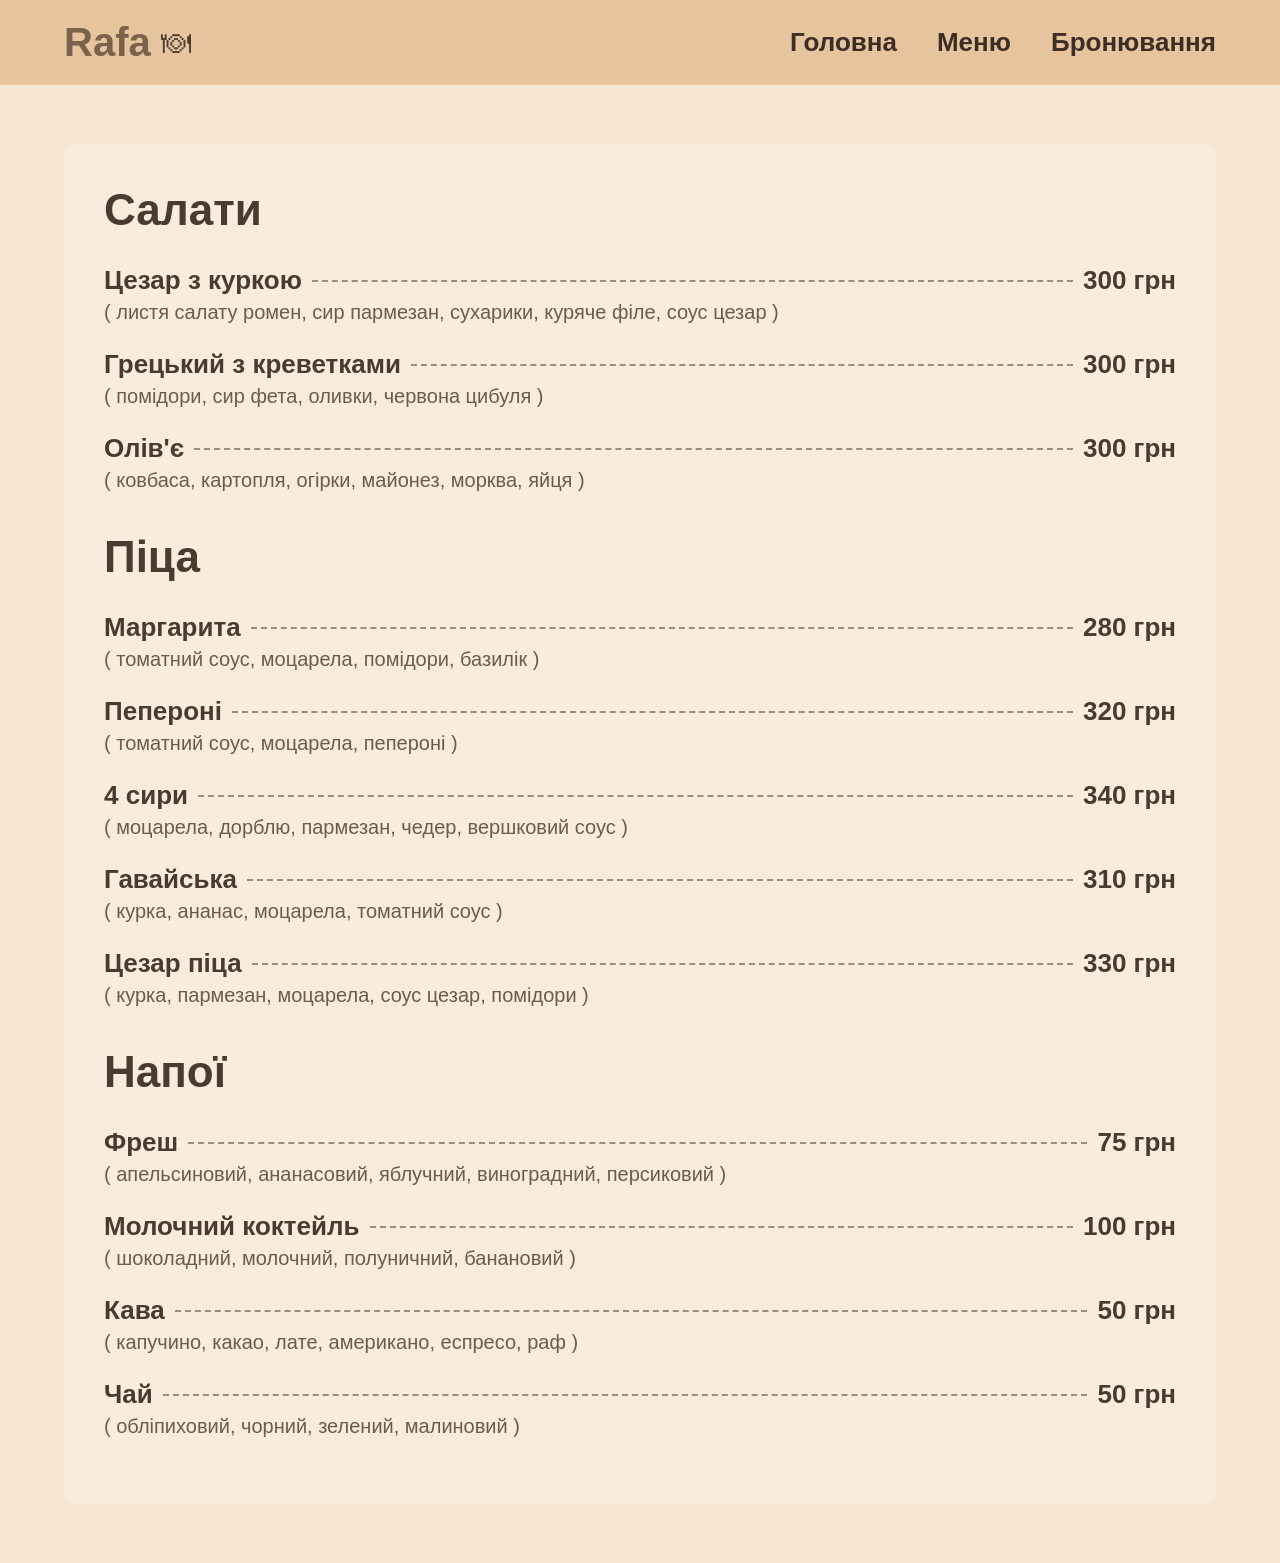
<file: menu.html>
<!DOCTYPE html>
<html lang="uk">
<head>
<meta charset="UTF-8">
<meta name="viewport" content="width=device-width, initial-scale=1.0">

<title>Rafa Restaurant</title>

<link rel="stylesheet" href="style.css">
</head>

<body>

<header class="header">
<div class="container nav">

<div class="logo">
<span class="logo-text">Rafa</span>
<span class="logo-icon">🍽</span>
</div>

<nav>
<ul class="nav-list">
<li><a href="index.html">Головна</a></li>
<li><a href="menu.html">Меню</a></li>
<li><a href="galery.html">Бронювання</a></li>
</ul>
</nav>

</div>
</header>
<section class="menu-section" id="menu">

<div class="container menu-box">

<h2>Салати</h2>

<div class="menu-item">
<div class="menu-line">
<span class="name">Цезар з куркою</span>
<span class="dots"></span>
<span class="price">300 грн</span>
</div>
<p>( листя салату ромен, сир пармезан, сухарики, куряче філе, соус цезар )</p>
</div>


<div class="menu-item">
<div class="menu-line">
<span class="name">Грецький з креветками</span>
<span class="dots"></span>
<span class="price">300 грн</span>
</div>
<p>( помідори, сир фета, оливки, червона цибуля )</p>
</div>


<div class="menu-item">
<div class="menu-line">
<span class="name">Олів'є</span>
<span class="dots"></span>
<span class="price">300 грн</span>
</div>
<p>( ковбаса, картопля, огірки, майонез, морква, яйця )</p>
</div>



<h2 class="pizza-title">Піца</h2>

<div class="menu-item">
<div class="menu-line">
<span class="name">Маргарита</span>
<span class="dots"></span>
<span class="price">280 грн</span>
</div>
<p>( томатний соус, моцарела, помідори, базилік )</p>
</div>


<div class="menu-item">
<div class="menu-line">
<span class="name">Пепероні</span>
<span class="dots"></span>
<span class="price">320 грн</span>
</div>
<p>( томатний соус, моцарела, пепероні )</p>
</div>


<div class="menu-item">
<div class="menu-line">
<span class="name">4 сири</span>
<span class="dots"></span>
<span class="price">340 грн</span>
</div>
<p>( моцарела, дорблю, пармезан, чедер, вершковий соус )</p>
</div>


<div class="menu-item">
<div class="menu-line">
<span class="name">Гавайська</span>
<span class="dots"></span>
<span class="price">310 грн</span>
</div>
<p>( курка, ананас, моцарела, томатний соус )</p>
</div>


<div class="menu-item">
<div class="menu-line">
<span class="name">Цезар піца</span>
<span class="dots"></span>
<span class="price">330 грн</span>
</div>
<p>( курка, пармезан, моцарела, соус цезар, помідори )</p>
</div>



<h2 class="drinks-title">Напої</h2>

<div class="menu-item">
<div class="menu-line">
<span class="name">Фреш</span>
<span class="dots"></span>
<span class="price">75 грн</span>
</div>
<p>( апельсиновий, ананасовий, яблучний, виноградний, персиковий )</p>
</div>


<div class="menu-item">
<div class="menu-line">
<span class="name">Молочний коктейль</span>
<span class="dots"></span>
<span class="price">100 грн</span>
</div>
<p>( шоколадний, молочний, полуничний, банановий )</p>
</div>


<div class="menu-item">
<div class="menu-line">
<span class="name">Кава</span>
<span class="dots"></span>
<span class="price">50 грн</span>
</div>
<p>( капучино, какао, лате, американо, еспресо, раф )</p>
</div>


<div class="menu-item">
<div class="menu-line">
<span class="name">Чай</span>
<span class="dots"></span>
<span class="price">50 грн</span>
</div>
<p>( обліпиховий, чорний, зелений, малиновий )</p>
</div>


</div>
</section>
</body>
</html>
</file>
<file: style.css>
*{
margin:0;
padding:0;
box-sizing:border-box;
}


body{
font-family:Arial, sans-serif;
background:#f7e7d3;
color:#4b3a2f;
}


.container{
width:90%;
max-width:1200px;
margin:auto;
}



/* header */

.header{
background:#e6c49e;
padding:20px 0;
}

.nav{
display:flex;
justify-content:space-between;
align-items:center;
}

.logo{
display:flex;
align-items:center;
gap:10px;
}

.logo-text{
font-size:40px;
font-weight:bold;
color:#7b624a;
}

.logo-icon{
font-size:30px;
}


.nav-list{
display:flex;
gap:40px;
list-style:none;
}

.nav-list a{
text-decoration:none;
font-size:26px;
color:#3d2e25;
font-weight:bold;
}

.nav-list a:hover{
color:#a05f2c;
}



/* hero */

.hero{
padding:50px 0;
}

.hero-content{
display:flex;
gap:40px;
align-items:center;
flex-wrap:wrap;
}

.hero-image{
flex:1;
}

.hero-image img{
width:100%;
border-radius:10px;
}

.hero-card{
flex:1;
background:rgba(255,255,255,0.6);
padding:40px;
border-radius:10px;
text-align:center;
}

.hero-card h1{
font-size:40px;
margin-bottom:20px;
}

.icons{
font-size:50px;
}



/* menu */

.menu-section{
padding:60px 0;
}

.menu-box{
background:#f8ecdd;
padding:40px;
border-radius:10px;
}

.menu-box h2{
font-size:44px;
margin-bottom:30px;
}

.pizza-title{
margin-top:40px;
}

.drinks-title{
margin-top:40px;
}


.menu-item{
margin-bottom:25px;
}

.menu-line{
display:flex;
align-items:center;
font-size:26px;
font-weight:bold;
gap:10px;
}

.name{
white-space:nowrap;
}

.dots{
flex:1;
border-bottom:2px dashed #9c8c7d;
}

.price{
white-space:nowrap;
}


.menu-item p{
font-size:20px;
color:#6b5c4e;
margin-top:5px;
}




/* booking */

.booking-section{

background:url("https://images.unsplash.com/photo-1517248135467-4c7edcad34c4?q=80&w=1400&auto=format&fit=crop");

background-size:cover;

background-position:center;

min-height:100vh;

display:flex;

justify-content:center;

align-items:center;

padding:40px;

}



.booking-overlay{

background:rgba(0,0,0,0.4);

padding:60px;

border-radius:15px;

text-align:center;

color:white;

width:100%;

max-width:700px;

}



.booking-overlay h2{

font-size:50px;

margin-bottom:40px;

}



.booking-grid{

display:grid;

grid-template-columns:1fr 1fr;

gap:20px;

}



.booking-grid button{

font-size:28px;

padding:20px;

border:none;

border-radius:10px;

cursor:pointer;

font-weight:bold;

}



.booking-grid button:hover{

background:#e6c49e;

}



.full{

grid-column:1/3;

}




/* mobile */

@media(max-width:800px){

.hero-content{
flex-direction:column;
}

.booking-grid{
grid-template-columns:1fr;
}

.full{
grid-column:auto;
}

}
</file>
